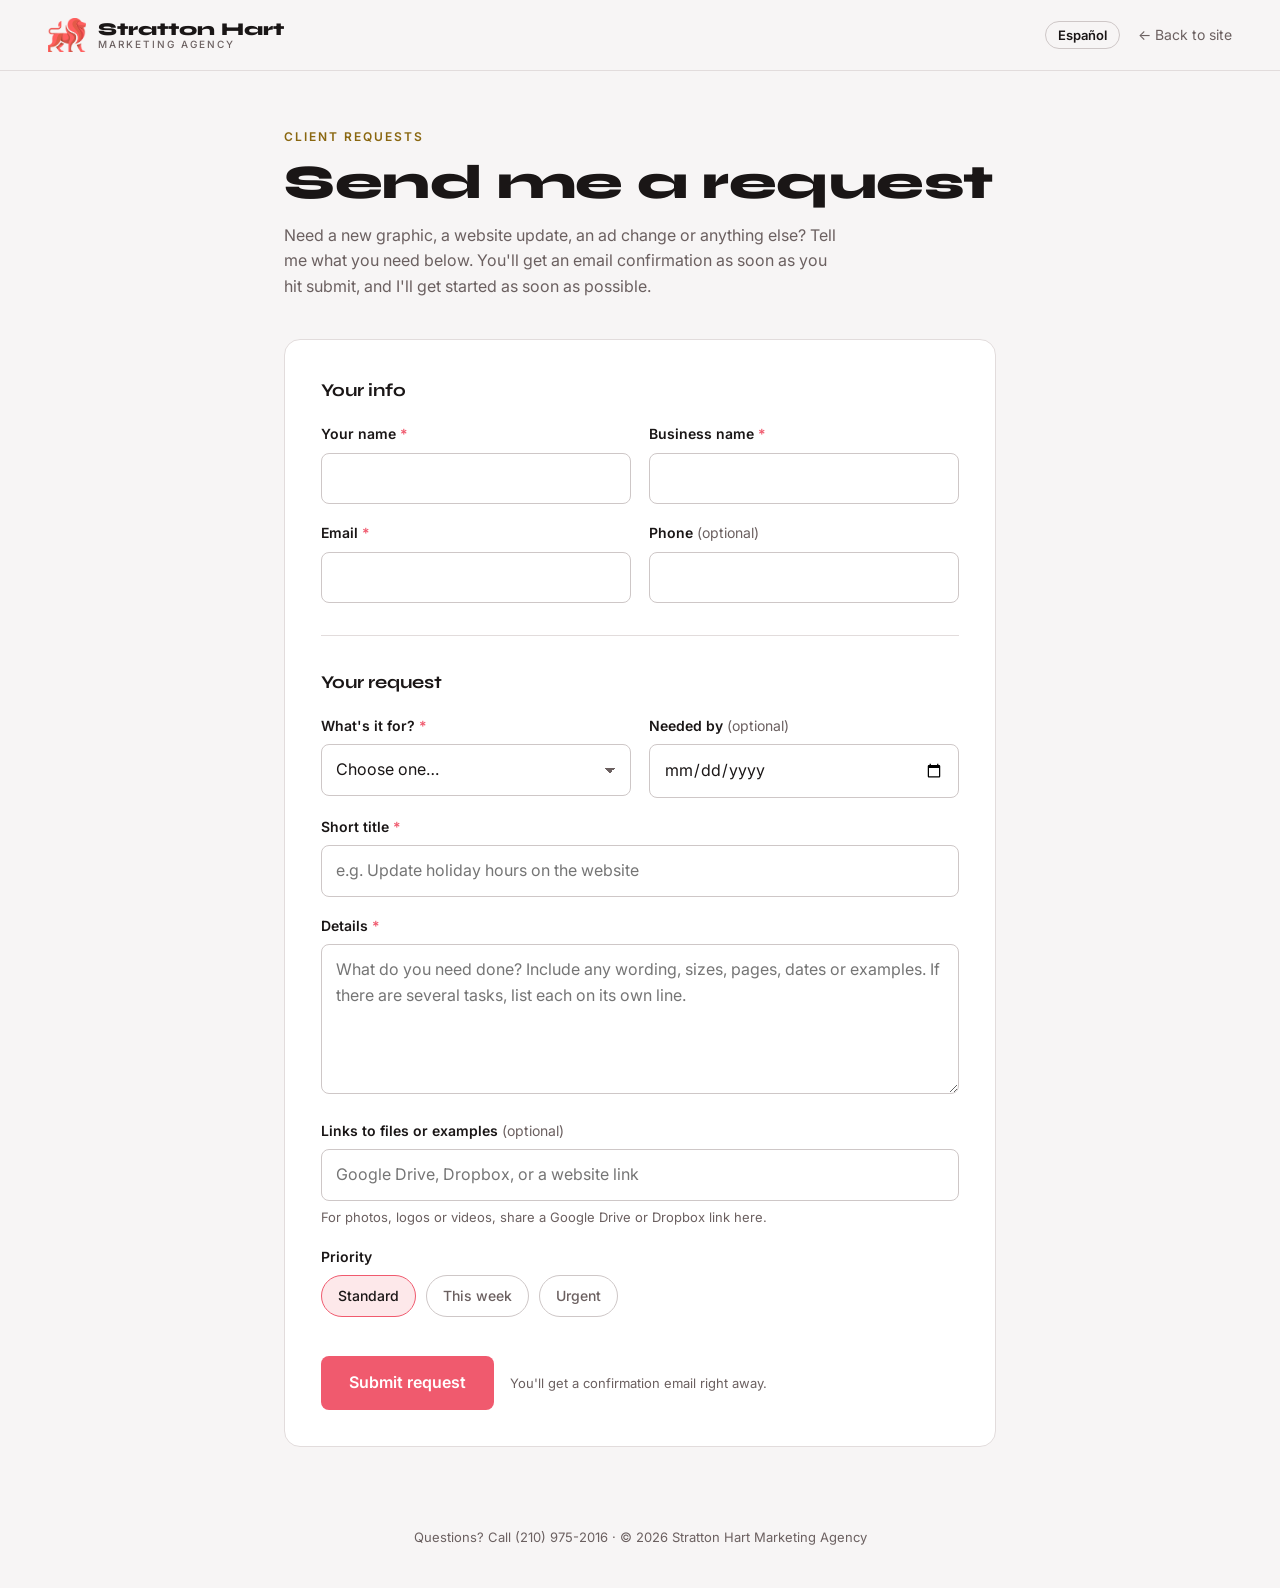
<file: request.html>
<!DOCTYPE html>
<html lang="en">
<head>
  <meta charset="UTF-8" />
  <meta name="viewport" content="width=device-width, initial-scale=1.0" />
  <title data-i18n data-es="Enviar una solicitud | Stratton Hart Marketing Agency">Submit a Request | Stratton Hart Marketing Agency</title>
  <meta data-i18n data-es-content="Clientes: envíen a Stratton Hart una nueva solicitud de proyecto o tarea. Recibirán una confirmación por correo de inmediato." name="description" content="Clients: send Stratton Hart a new project or task request. You'll get an email confirmation right away." />
  <meta name="robots" content="noindex" />
  <link rel="canonical" href="https://strattonhart.com/request.html" />
  <link rel="icon" type="image/png" href="/assets/logo.png" />
  <meta name="theme-color" content="#0d0c0c" />
  <link rel="preconnect" href="https://fonts.googleapis.com" />
  <link rel="preconnect" href="https://fonts.gstatic.com" crossorigin />
  <link href="https://fonts.googleapis.com/css2?family=Inter:wght@400;500;600;700&family=Syne:wght@700;800&display=swap" rel="stylesheet" />
  <style>
    *, *::before, *::after { box-sizing: border-box; margin: 0; padding: 0; }

    :root {
      --primary:    #F05A6E;
      --primary-dk: #C42940;
      --primary-lt: #F87E8A;
      --gold:       #D4AF37;   /* small labels only; buttons stay coral */
      --bg:         #0d0c0c;
      --surface:    #161414;
      --card-bg:    #1a1717;
      --border:     #2a2626;
      --border-lt:  #3a3535;
      --text:       #ede8e8;
      --muted:      #8a8080;
      --white:      #ffffff;
      --error:      #ff8a8a;
      --font-display: 'Syne', sans-serif;
      --font-body:    'Inter', sans-serif;
    }

    @media (prefers-color-scheme: light) {
      :root {
        --bg:        #f7f5f5;
        --surface:   #ffffff;
        --card-bg:   #ffffff;
        --border:    #e2dcdc;
        --border-lt: #cec7c7;
        --text:      #1a1616;
        --muted:     #6b6060;
        --white:     #1a1616;
        --gold:      #8A6710;
        --error:     #b3261e;
      }
    }

    html { -webkit-text-size-adjust: 100%; }

    body {
      background: var(--bg);
      color: var(--text);
      font-family: var(--font-body);
      font-size: 16px;
      line-height: 1.6;
      min-height: 100vh;
    }

    a { color: inherit; text-decoration: none; }

    /* ── Header ── */
    header {
      display: flex;
      align-items: center;
      justify-content: space-between;
      gap: 16px;
      padding: 16px 48px;
      border-bottom: 1px solid var(--border);
    }
    .logo { display: flex; align-items: center; gap: 12px; }
    .logo img { width: 38px; height: 38px; object-fit: contain; }
    .logo-text {
      font-family: var(--font-display);
      font-size: 18px;
      font-weight: 800;
      color: var(--white);
      line-height: 1.1;
    }
    .logo-text span {
      display: block;
      font-family: var(--font-body);
      font-size: 10px;
      font-weight: 500;
      color: var(--muted);
      letter-spacing: 2px;
      text-transform: uppercase;
    }
    .back { font-size: 14px; color: var(--muted); transition: color .2s; }
    .back:hover { color: var(--white); }

    /* Language toggle (English / Spanish) */
    .header-tools { display: flex; align-items: center; gap: 18px; flex-shrink: 0; }
    .lang-toggle {
      position: relative;
      height: 28px;
      padding: 0 12px;
      border: 1.5px solid var(--border-lt);
      border-radius: 999px;
      background: transparent;
      color: var(--white);
      font-family: var(--font-body);
      font-size: 13px;
      font-weight: 600;
      line-height: 1;
      white-space: nowrap;
      cursor: pointer;
      transition: border-color .2s;
    }
    .lang-toggle:hover { border-color: var(--primary); }

    /* ── Layout ── */
    main {
      max-width: 760px;
      margin: 0 auto;
      padding: 56px 24px 80px;
    }
    .eyebrow {
      font-size: 12px;
      font-weight: 600;
      letter-spacing: 2px;
      text-transform: uppercase;
      color: var(--gold);
      margin-bottom: 12px;
    }
    h1 {
      font-family: var(--font-display);
      font-size: clamp(32px, 6vw, 48px);
      font-weight: 800;
      line-height: 1.05;
      color: var(--white);
      letter-spacing: -0.5px;
      margin-bottom: 14px;
    }
    .lead { color: var(--muted); max-width: 560px; margin-bottom: 40px; }

    /* ── Card / form ── */
    .card {
      background: var(--card-bg);
      border: 1px solid var(--border);
      border-radius: 16px;
      padding: 36px;
    }
    fieldset { border: 0; }
    legend {
      float: left;
      width: 100%;
      font-family: var(--font-display);
      font-size: 18px;
      font-weight: 700;
      color: var(--white);
      margin-bottom: 18px;
    }
    fieldset + fieldset {
      margin-top: 32px;
      padding-top: 32px;
      border-top: 1px solid var(--border);
    }
    .grid { clear: both; display: grid; grid-template-columns: 1fr 1fr; gap: 18px; }
    .full { grid-column: 1 / -1; }

    label {
      display: block;
      font-size: 14px;
      font-weight: 600;
      color: var(--text);
      margin-bottom: 7px;
    }
    .req { color: var(--primary); }
    .opt { color: var(--muted); font-weight: 400; }
    .hint { font-size: 13px; color: var(--muted); margin-top: 6px; }

    input, select, textarea {
      width: 100%;
      font: inherit;
      font-size: 16px;
      color: var(--text);
      background: var(--surface);
      border: 1px solid var(--border-lt);
      border-radius: 8px;
      padding: 12px 14px;
      transition: border-color .2s, box-shadow .2s;
    }
    textarea { min-height: 150px; resize: vertical; }
    select { appearance: none; background-image: linear-gradient(45deg, transparent 50%, var(--muted) 50%), linear-gradient(135deg, var(--muted) 50%, transparent 50%); background-position: calc(100% - 20px) 50%, calc(100% - 15px) 50%; background-size: 5px 5px; background-repeat: no-repeat; padding-right: 40px; }
    input:focus, select:focus, textarea:focus {
      outline: none;
      border-color: var(--primary);
      box-shadow: 0 0 0 3px rgba(240, 90, 110, .2);
    }
    .invalid { border-color: var(--error) !important; }
    .field-error { font-size: 13px; color: var(--error); margin-top: 6px; display: none; }
    .field-error.show { display: block; }

    /* Priority pills */
    .pills { display: flex; flex-wrap: wrap; gap: 10px; }
    .pill { position: relative; }
    .pill input { position: absolute; opacity: 0; width: 1px; height: 1px; }
    .pill span {
      display: inline-block;
      padding: 9px 16px;
      border: 1px solid var(--border-lt);
      border-radius: 999px;
      font-size: 14px;
      font-weight: 500;
      color: var(--muted);
      cursor: pointer;
      transition: all .2s;
    }
    .pill input:checked + span {
      border-color: var(--primary);
      color: var(--white);
      background: rgba(240, 90, 110, .14);
    }
    .pill input:focus-visible + span { box-shadow: 0 0 0 3px rgba(240, 90, 110, .3); }

    .hp { position: absolute; left: -9999px; width: 1px; height: 1px; overflow: hidden; }

    .actions {
      display: flex;
      align-items: center;
      gap: 16px;
      flex-wrap: wrap;
      margin-top: 32px;
    }
    button[type="submit"] {
      font: inherit;
      font-weight: 600;
      font-size: 16px;
      color: #fff;
      background: var(--primary);
      border: 0;
      border-radius: 8px;
      padding: 14px 28px;
      cursor: pointer;
      transition: background .2s, opacity .2s;
    }
    button[type="submit"]:hover { background: var(--primary-dk); }
    button[type="submit"]:disabled { opacity: .6; cursor: wait; }
    .fine { font-size: 13px; color: var(--muted); }

    .form-error {
      display: none;
      margin-top: 20px;
      padding: 14px 16px;
      border: 1px solid var(--error);
      border-radius: 8px;
      color: var(--error);
      font-size: 14px;
    }
    .form-error.show { display: block; }

    /* Success state */
    .success { display: none; text-align: center; padding: 20px 0; }
    .success.show { display: block; }
    .check {
      width: 64px; height: 64px;
      margin: 0 auto 20px;
      border-radius: 50%;
      display: grid; place-items: center;
      background: rgba(240, 90, 110, .14);
      border: 1px solid var(--primary);
      color: var(--primary);
      font-size: 30px;
    }
    .success h2 {
      font-family: var(--font-display);
      font-size: 28px;
      color: var(--white);
      margin-bottom: 10px;
    }
    .success p { color: var(--muted); max-width: 460px; margin: 0 auto 8px; }
    .ref {
      display: inline-block;
      margin: 14px 0 22px;
      padding: 8px 16px;
      border-radius: 8px;
      background: var(--surface);
      border: 1px solid var(--border);
      font-weight: 600;
      color: var(--white);
      letter-spacing: .5px;
    }
    .link-btn {
      font: inherit; font-size: 14px; font-weight: 600;
      background: none; border: 1px solid var(--border-lt);
      color: var(--text); border-radius: 8px; padding: 10px 18px; cursor: pointer;
    }
    .link-btn:hover { border-color: var(--primary); }

    footer { text-align: center; font-size: 13px; color: var(--muted); padding: 0 24px 40px; }
    footer a:hover { color: var(--white); }

    @media (max-width: 640px) {
      header { padding: 14px 16px; position: relative; }
      .back { font-size: 13px; }
      .lang-toggle {
        position: absolute;
        top: 100%;
        right: 16px;
        height: 30px;
        font-size: 12px;
        border: 1px solid var(--border);
        border-top: none;
        border-radius: 0 0 10px 10px;
        background: var(--bg);
      }
      .lang-toggle::after { content: ''; position: absolute; inset: 0 -10px -12px; }
      main { padding: 36px 16px 64px; }
      .card { padding: 24px 18px; }
      .grid { grid-template-columns: 1fr; }
      button[type="submit"] { width: 100%; }
    }
  </style>
  <!-- Returning Spanish visitors: hold the first paint until /assets/i18n.js has swapped the text, so English never flashes -->
  <style>html.lang-loading body { visibility: hidden; }</style>
  <script>
    (function () {
      try {
        var q = /[?&]lang=(en|es)\b/.exec(location.search);
        var lang = q ? q[1] : localStorage.getItem('sh-lang');
        if (lang === 'es') {
          document.documentElement.classList.add('lang-loading');
          setTimeout(function () { document.documentElement.classList.remove('lang-loading'); }, 2000);
        }
      } catch (e) {}
    })();
  </script>
</head>
<body>

  <header>
    <a href="/" class="logo">
      <img src="/assets/logo.png" alt="" />
      <div data-i18n data-es="Stratton Hart<span>Agencia de Marketing</span>" class="logo-text">Stratton Hart<span>Marketing Agency</span></div>
    </a>
    <div class="header-tools">
      <!-- Language toggle (English / Spanish) — text is swapped by /assets/i18n.js -->
      <button class="lang-toggle" type="button" data-lang-toggle data-i18n data-es="English" aria-label="Cambiar a español" data-es-aria-label="Switch to English">Español</button>
      <a data-i18n data-es="← Volver" href="/" class="back">← Back to site</a>
    </div>
  </header>

  <main>
    <p data-i18n data-es="Solicitudes de clientes" class="eyebrow">Client requests</p>
    <h1 data-i18n data-es="Envíame una solicitud">Send me a request</h1>
    <p data-i18n data-es="¿Necesitas un gráfico nuevo, una actualización del sitio web, un cambio en un anuncio o cualquier otra cosa? Dime qué necesitas aquí abajo. Recibirás una confirmación por correo en cuanto envíes el formulario, y empezaré lo antes posible." class="lead">Need a new graphic, a website update, an ad change or anything else? Tell me what you need below. You'll get an email confirmation as soon as you hit submit, and I'll get started as soon as possible.</p>

    <div class="card">
      <form id="request-form" novalidate>
        <fieldset>
          <legend data-i18n data-es="Tus datos">Your info</legend>
          <div class="grid">
            <div>
              <label data-i18n data-es="Tu nombre <span class=&quot;req&quot;>*</span>" for="name">Your name <span class="req">*</span></label>
              <input id="name" name="name" type="text" autocomplete="name" required />
              <p data-i18n data-es="Por favor escribe tu nombre." class="field-error" data-for="name">Please enter your name.</p>
            </div>
            <div>
              <label data-i18n data-es="Nombre del negocio <span class=&quot;req&quot;>*</span>" for="business">Business name <span class="req">*</span></label>
              <input id="business" name="business" type="text" autocomplete="organization" required />
              <p data-i18n data-es="Por favor escribe el nombre de tu negocio." class="field-error" data-for="business">Please enter your business name.</p>
            </div>
            <div>
              <label data-i18n data-es="Correo electrónico <span class=&quot;req&quot;>*</span>" for="email">Email <span class="req">*</span></label>
              <input id="email" name="email" type="email" autocomplete="email" required />
              <p data-i18n data-es="Por favor escribe un correo válido para poder confirmar tu solicitud." class="field-error" data-for="email">Please enter a valid email so I can confirm your request.</p>
            </div>
            <div>
              <label data-i18n data-es="Teléfono <span class=&quot;opt&quot;>(opcional)</span>" for="phone">Phone <span class="opt">(optional)</span></label>
              <input id="phone" name="phone" type="tel" autocomplete="tel" />
            </div>
          </div>
        </fieldset>

        <fieldset>
          <legend data-i18n data-es="Tu solicitud">Your request</legend>
          <div class="grid">
            <div>
              <label data-i18n data-es="¿Para qué es? <span class=&quot;req&quot;>*</span>" for="service">What's it for? <span class="req">*</span></label>
              <select id="service" name="service" required>
                <option data-i18n data-es="Elige una opción…" value="">Choose one…</option>
                <option data-i18n data-es="Actualización o arreglo del sitio web" value="Website update / fix">Website update / fix</option>
                <option data-i18n data-es="Nueva página web o landing page" value="New web page or landing page">New web page or landing page</option>
                <option data-i18n data-es="SEO / Perfil de Negocio de Google" value="SEO / Google Business Profile">SEO / Google Business Profile</option>
                <option data-i18n data-es="Diseño gráfico / flyer / publicación para redes" value="Graphic design / flyer / social post">Graphic design / flyer / social post</option>
                <option data-i18n data-es="Producción / edición de video" value="Video production / editing">Video production / editing</option>
                <option data-i18n data-es="UGC / creadores de contenido" value="UGC / content creators">UGC / content creators</option>
                <option data-i18n data-es="Anuncios pagados (Google / Meta)" value="Paid ads (Google / Meta)">Paid ads (Google / Meta)</option>
                <option data-i18n data-es="Reportes / pregunta" value="Reporting / question">Reporting / question</option>
                <option data-i18n data-es="Otra cosa" value="Something else">Something else</option>
              </select>
              <p data-i18n data-es="Por favor elige una categoría." class="field-error" data-for="service">Please choose a category.</p>
            </div>
            <div>
              <label data-i18n data-es="Fecha límite <span class=&quot;opt&quot;>(opcional)</span>" for="deadline">Needed by <span class="opt">(optional)</span></label>
              <input id="deadline" name="deadline" type="date" />
            </div>

            <div class="full">
              <label data-i18n data-es="Título corto <span class=&quot;req&quot;>*</span>" for="title">Short title <span class="req">*</span></label>
              <input data-i18n data-es-placeholder="p. ej. Actualizar el horario de días festivos en el sitio web" id="title" name="title" type="text" maxlength="120" placeholder="e.g. Update holiday hours on the website" required />
              <p data-i18n data-es="Por favor ponle un título corto a tu solicitud." class="field-error" data-for="title">Please give your request a short title.</p>
            </div>

            <div class="full">
              <label data-i18n data-es="Detalles <span class=&quot;req&quot;>*</span>" for="details">Details <span class="req">*</span></label>
              <textarea data-i18n data-es-placeholder="¿Qué necesitas que se haga? Incluye textos, medidas, páginas, fechas o ejemplos. Si son varias tareas, escribe cada una en su propia línea." id="details" name="details" placeholder="What do you need done? Include any wording, sizes, pages, dates or examples. If there are several tasks, list each on its own line." required></textarea>
              <p data-i18n data-es="Por favor describe lo que necesitas." class="field-error" data-for="details">Please describe what you need.</p>
            </div>

            <div class="full">
              <label data-i18n data-es="Enlaces a archivos o ejemplos <span class=&quot;opt&quot;>(opcional)</span>" for="links">Links to files or examples <span class="opt">(optional)</span></label>
              <input data-i18n data-es-placeholder="Google Drive, Dropbox o un enlace a un sitio web" id="links" name="links" type="text" placeholder="Google Drive, Dropbox, or a website link" />
              <p data-i18n data-es="Para fotos, logotipos o videos, comparte aquí un enlace de Google Drive o Dropbox." class="hint">For photos, logos or videos, share a Google Drive or Dropbox link here.</p>
            </div>

            <div class="full">
              <label data-i18n data-es="Prioridad" id="priority-label">Priority</label>
              <div class="pills" role="radiogroup" aria-labelledby="priority-label">
                <label class="pill"><input type="radio" name="priority" value="Standard" checked /><span data-i18n data-es="Normal">Standard</span></label>
                <label class="pill"><input type="radio" name="priority" value="This week" /><span data-i18n data-es="Esta semana">This week</span></label>
                <label class="pill"><input type="radio" name="priority" value="Urgent" /><span data-i18n data-es="Urgente">Urgent</span></label>
              </div>
            </div>
          </div>
        </fieldset>

        <!-- Spam trap: real people never see or fill this -->
        <div class="hp" aria-hidden="true">
          <label for="website">Leave this empty</label>
          <input id="website" name="website" type="text" tabindex="-1" autocomplete="off" />
        </div>

        <div class="actions">
          <button data-i18n data-es="Enviar solicitud" type="submit" id="submit-btn">Submit request</button>
          <span data-i18n data-es="Recibirás un correo de confirmación de inmediato." class="fine">You'll get a confirmation email right away.</span>
        </div>
        <div class="form-error" id="form-error" role="alert"></div>
      </form>

      <div class="success" id="success" role="status" aria-live="polite">
        <div class="check">✓</div>
        <h2 data-i18n data-es="Solicitud recibida">Request received</h2>
        <p><span data-i18n data-es="¡Gracias! Ya la recibí, y la confirmación va en camino a">Thanks! I've got it, and a confirmation is on its way to</span> <strong id="success-email"></strong>.</p>
        <p data-i18n data-es="Empezaré a trabajar en ella lo antes posible.">I'll start working on it as soon as possible.</p>
        <div class="ref" id="success-ref"></div><br />
        <button data-i18n data-es="Enviar otra solicitud" type="button" class="link-btn" id="another">Submit another request</button>
      </div>
    </div>
  </main>

  <footer data-i18n data-es="¿Preguntas? Llama al <a href=&quot;tel:2109752016&quot;>(210) 975-2016</a> · © 2026 Stratton Hart Marketing Agency">
    Questions? Call <a href="tel:2109752016">(210) 975-2016</a> · © 2026 Stratton Hart Marketing Agency
  </footer>

  <!-- English / Spanish toggle: swaps every [data-i18n] element to its data-es text -->
  <script src="/assets/i18n.js"></script>

  <script>
    // Paste your Google Apps Script Web App URL here (see setup guide, step 4).
    const SCRIPT_URL = 'https://script.google.com/macros/s/AKfycbyF_Bya_JozenkVcHVV2i1dpkVrWQd2BxEl1A9oljpF9kIrj5SM0N6ys2a6BGduIGFA/exec';

    const form = document.getElementById('request-form');
    const btn = document.getElementById('submit-btn');
    const formError = document.getElementById('form-error');
    const success = document.getElementById('success');
    const required = ['name', 'business', 'email', 'service', 'title', 'details'];

    // Text written by this script, in whichever language is showing (see /assets/i18n.js)
    let lastRequestId = null;
    function showRequestRef() {
      if (lastRequestId) document.getElementById('success-ref').textContent = shT('Request # ', 'Solicitud n.º ') + lastRequestId;
    }
    function showSendError() {
      formError.innerHTML = shT(
        'Sorry, your request didn\'t go through. Please try again, or call <a href="tel:2109752016"><u>(210) 975-2016</u></a>.',
        'Lo siento, tu solicitud no se pudo enviar. Inténtalo de nuevo, o llama al <a href="tel:2109752016"><u>(210) 975-2016</u></a>.'
      );
    }
    window.addEventListener('sh:langchange', function () {
      showRequestRef();
      if (formError.classList.contains('show')) showSendError();
    });

    function showFieldError(id, show) {
      const el = document.getElementById(id);
      const msg = document.querySelector('.field-error[data-for="' + id + '"]');
      el.classList.toggle('invalid', show);
      if (msg) msg.classList.toggle('show', show);
    }

    function validate() {
      let firstBad = null;
      required.forEach(function (id) {
        const el = document.getElementById(id);
        let bad = !el.value.trim();
        if (id === 'email' && !bad) bad = !/^[^\s@]+@[^\s@]+\.[^\s@]+$/.test(el.value.trim());
        showFieldError(id, bad);
        if (bad && !firstBad) firstBad = el;
      });
      if (firstBad) firstBad.focus();
      return !firstBad;
    }

    required.forEach(function (id) {
      document.getElementById(id).addEventListener('input', function () { showFieldError(id, false); });
    });

    form.addEventListener('submit', async function (e) {
      e.preventDefault();
      formError.classList.remove('show');
      if (!validate()) return;

      btn.disabled = true;
      btn.textContent = shT('Sending…', 'Enviando…');

      const data = new URLSearchParams(new FormData(form));
      data.append('page', window.location.href);

      try {
        const res = await fetch(SCRIPT_URL, { method: 'POST', body: data });
        const json = await res.json();
        if (!json.ok) throw new Error(json.error || 'Something went wrong.');

        document.getElementById('success-email').textContent = document.getElementById('email').value.trim();
        lastRequestId = json.id;
        showRequestRef();
        form.style.display = 'none';
        success.classList.add('show');
        window.scrollTo({ top: 0, behavior: 'smooth' });
      } catch (err) {
        showSendError();
        formError.classList.add('show');
      } finally {
        btn.disabled = false;
        btn.textContent = shT('Submit request', 'Enviar solicitud');
      }
    });

    document.getElementById('another').addEventListener('click', function () {
      const keep = {
        name: document.getElementById('name').value,
        business: document.getElementById('business').value,
        email: document.getElementById('email').value,
        phone: document.getElementById('phone').value
      };
      form.reset();
      Object.keys(keep).forEach(function (k) { document.getElementById(k).value = keep[k]; });
      success.classList.remove('show');
      form.style.display = '';
      document.getElementById('title').focus();
    });
  </script>
</body>
</html>
</file>
